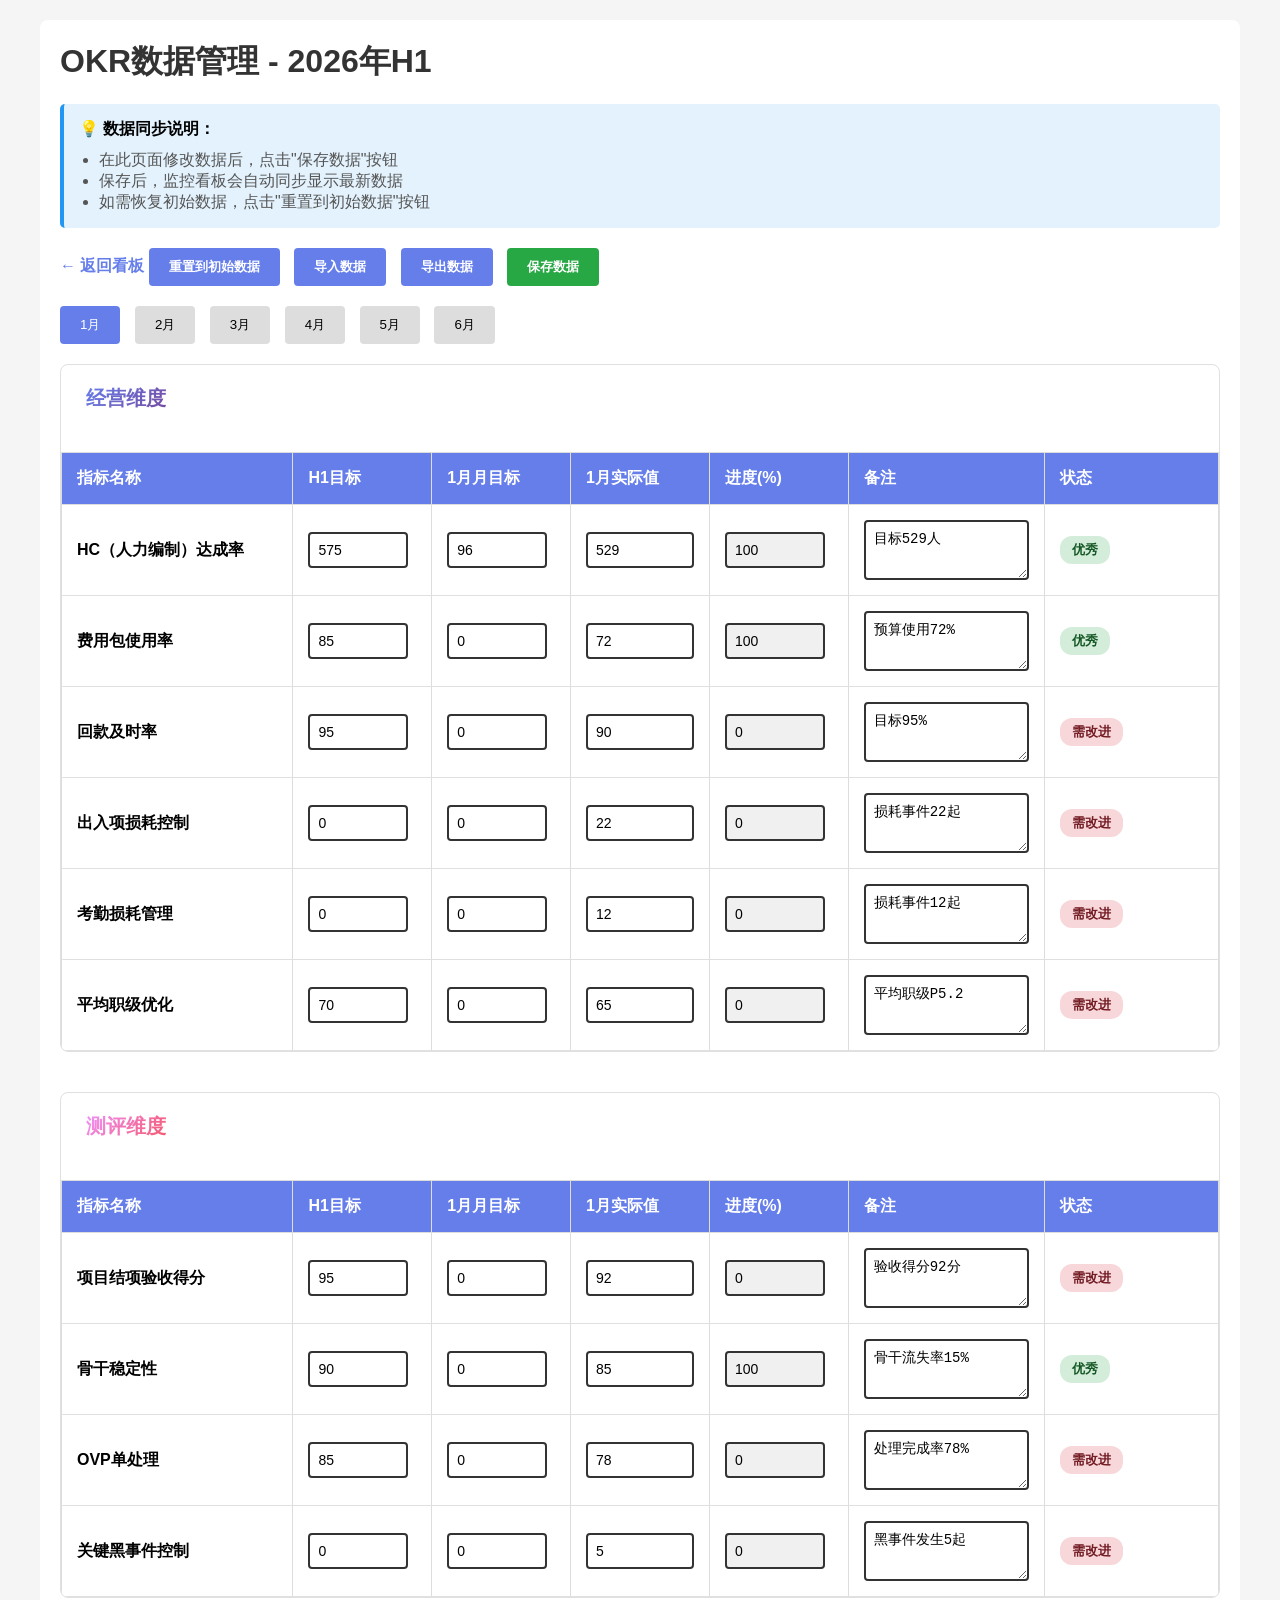
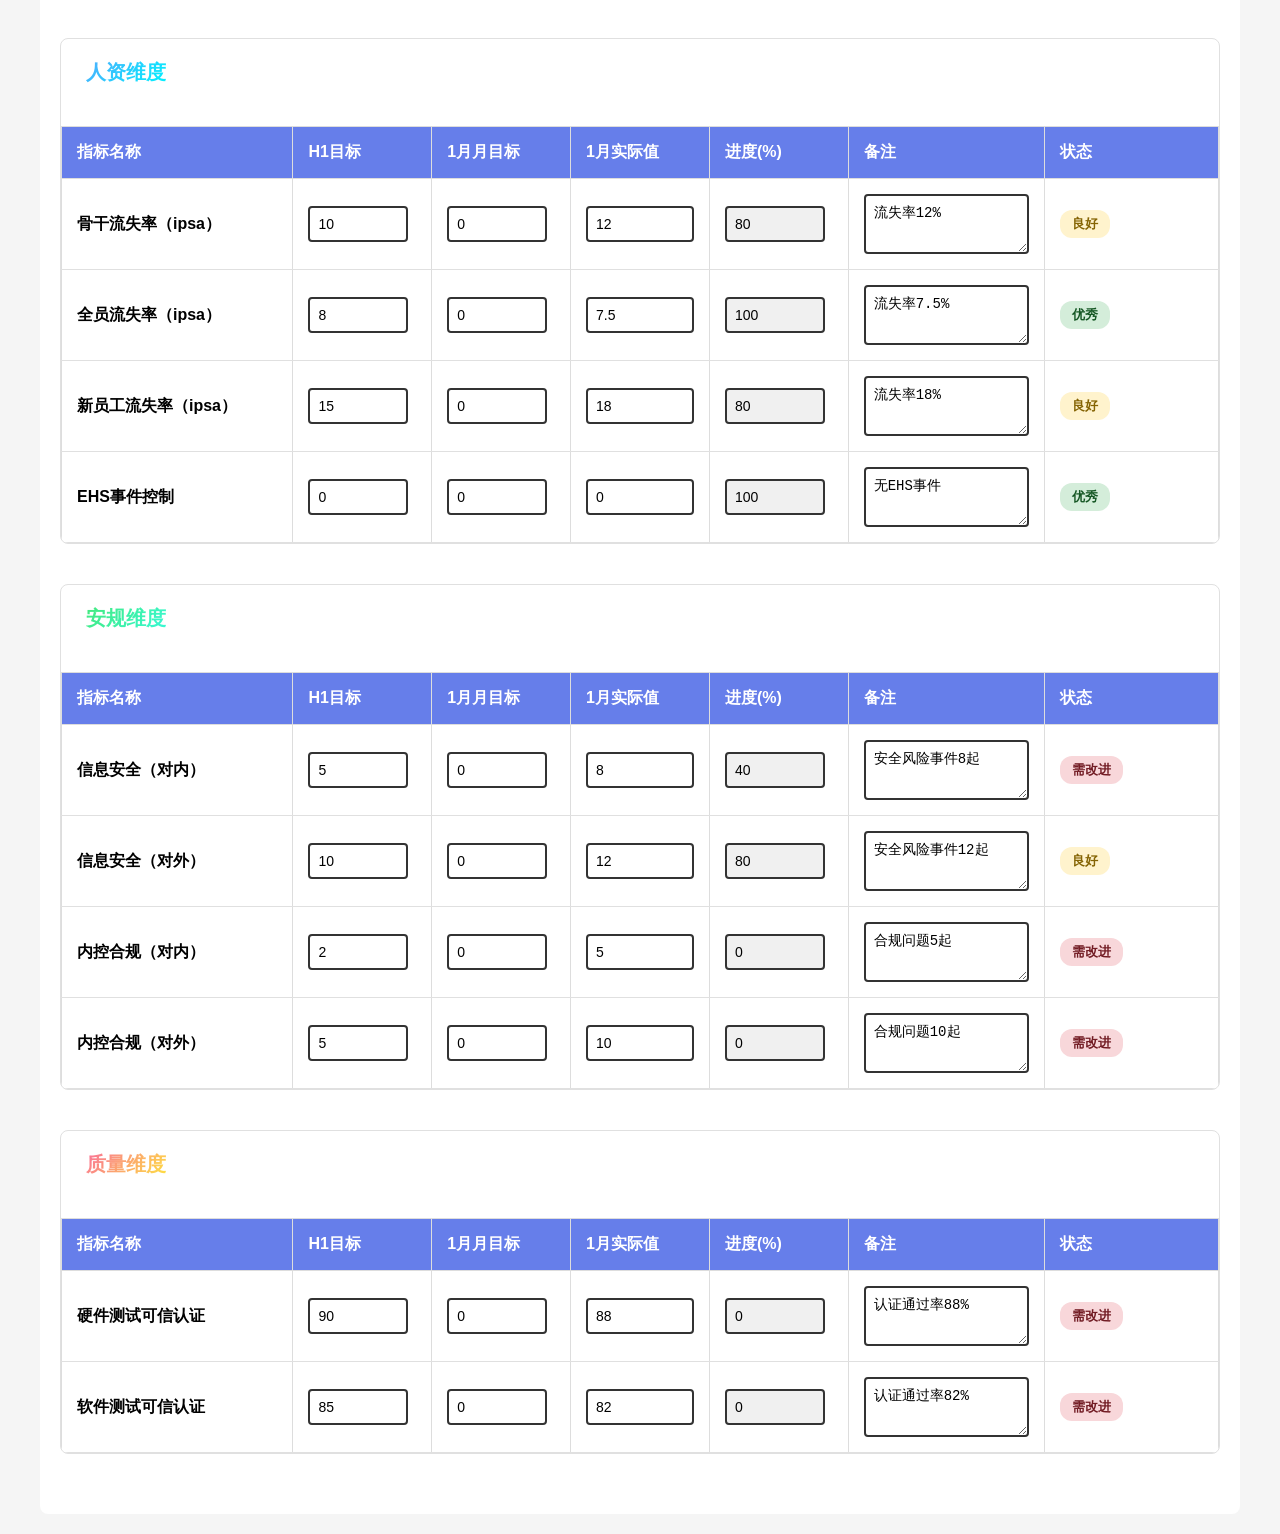
<file: admin.html>
<!DOCTYPE html>
<html lang="zh-CN">
<head>
    <meta charset="UTF-8">
    <meta name="viewport" content="width=device-width, initial-scale=1.0">
    <title>OKR数据管理</title>
    <style>
        body {
            font-family: Arial, sans-serif;
            background: #f5f5f5;
            padding: 20px;
            margin: 0;
        }
        .container {
            max-width: 1200px;
            margin: 0 auto;
            background: white;
            padding: 20px;
            border-radius: 8px;
        }
        h1 {
            color: #333;
            margin-bottom: 20px;
        }
        .month-buttons {
            margin-bottom: 20px;
        }
        .month-btn {
            padding: 10px 20px;
            margin-right: 10px;
            background: #ddd;
            border: none;
            border-radius: 4px;
            cursor: pointer;
        }
        .month-btn.active {
            background: #667eea;
            color: white;
        }
        table {
            width: 100%;
            border-collapse: collapse;
            margin-top: 20px;
        }
        th, td {
            border: 1px solid #ddd;
            padding: 12px;
            text-align: left;
        }
        th {
            background: #f8f9fa;
            font-weight: bold;
        }
        input[type="number"] {
            width: 100px;
            padding: 8px;
            border: 2px solid #333;
            border-radius: 4px;
            font-size: 14px;
        }
        textarea {
            width: 200px;
            padding: 8px;
            border: 2px solid #333;
            border-radius: 4px;
            font-size: 14px;
            min-height: 60px;
        }
        .dimension-title {
            font-size: 18px;
            font-weight: bold;
            color: #667eea;
            margin: 30px 0 15px 0;
            padding: 10px;
            background: #f0f4ff;
            border-radius: 4px;
        }
        .action-buttons {
            margin: 20px 0;
        }
        .btn {
            padding: 10px 20px;
            margin-right: 10px;
            border: none;
            border-radius: 4px;
            cursor: pointer;
            font-weight: bold;
        }
        .btn-primary {
            background: #667eea;
            color: white;
        }
        .btn-success {
            background: #28a745;
            color: white;
        }
    </style>
</head>
<body>
    <div class="container">
        <h1>OKR数据管理 - 2026年H1</h1>

        <div style="background: #e3f2fd; padding: 15px; border-radius: 5px; margin-bottom: 20px; border-left: 4px solid #2196F3;">
            <strong>💡 数据同步说明：</strong>
            <ul style="margin: 10px 0 0 20px; color: #555;">
                <li>在此页面修改数据后，点击"保存数据"按钮</li>
                <li>保存后，监控看板会自动同步显示最新数据</li>
                <li>如需恢复初始数据，点击"重置到初始数据"按钮</li>
            </ul>
        </div>

        <div class="action-buttons">
            <a href="index.html" style="color: #667eea; text-decoration: none; font-weight: bold;">← 返回看板</a>
            <button class="btn btn-primary" onclick="resetData()">重置到初始数据</button>
            <button class="btn btn-primary" onclick="importData()">导入数据</button>
            <button class="btn btn-primary" onclick="exportData()">导出数据</button>
            <button class="btn btn-success" onclick="saveData()">保存数据</button>
        </div>

        <div class="month-buttons">
            <button class="month-btn active" onclick="selectMonth('1月')">1月</button>
            <button class="month-btn" onclick="selectMonth('2月')">2月</button>
            <button class="month-btn" onclick="selectMonth('3月')">3月</button>
            <button class="month-btn" onclick="selectMonth('4月')">4月</button>
            <button class="month-btn" onclick="selectMonth('5月')">5月</button>
            <button class="month-btn" onclick="selectMonth('6月')">6月</button>
        </div>

        <div id="dimensions-container"></div>

        <!-- 保存成功通知 -->
        <div id="saveNotification" style="display: none; position: fixed; top: 20px; right: 20px; background: #28a745; color: white; padding: 15px 25px; border-radius: 5px; box-shadow: 0 2px 10px rgba(0,0,0,0.2); z-index: 1000;">
            ✓ 数据保存成功！
        </div>
    </div>

    <script src="data.js"></script>
    <script src="admin.js"></script>
    <link rel="stylesheet" href="styles.css">
</body>
</html>
</file>
<file: styles.css>
* {
    margin: 0;
    padding: 0;
    box-sizing: border-box;
}

body {
    font-family: 'Segoe UI', Tahoma, Geneva, Verdana, sans-serif;
    background: linear-gradient(135deg, #667eea 0%, #764ba2 100%);
    min-height: 100vh;
    padding: 20px;
}

.container {
    max-width: 1400px;
    margin: 0 auto;
}

.header {
    background: rgba(255, 255, 255, 0.95);
    border-radius: 15px;
    padding: 25px 30px;
    margin-bottom: 25px;
    box-shadow: 0 8px 32px rgba(0, 0, 0, 0.1);
    display: flex;
    justify-content: space-between;
    align-items: center;
}

.header h1 {
    color: #2c3e50;
    font-size: 28px;
    font-weight: 700;
}

.header-info {
    display: flex;
    align-items: center;
    gap: 20px;
}

.btn-link {
    background: linear-gradient(135deg, #667eea, #764ba2);
    color: white;
    padding: 8px 16px;
    border-radius: 6px;
    text-decoration: none;
    font-size: 14px;
    font-weight: 600;
    transition: all 0.3s ease;
}

.btn-link:hover {
    transform: translateY(-2px);
    box-shadow: 0 4px 15px rgba(102, 126, 234, 0.3);
}

.update-time {
    color: #7f8c8d;
    font-size: 14px;
}

.overview-section {
    display: grid;
    grid-template-columns: repeat(auto-fit, minmax(240px, 1fr));
    gap: 20px;
    margin-bottom: 30px;
}

.overview-card {
    background: rgba(255, 255, 255, 0.95);
    border-radius: 12px;
    padding: 20px;
    box-shadow: 0 4px 15px rgba(0, 0, 0, 0.1);
    transition: transform 0.3s ease, box-shadow 0.3s ease;
    display: flex;
    align-items: center;
    gap: 15px;
}

.overview-card:hover {
    transform: translateY(-5px);
    box-shadow: 0 8px 25px rgba(0, 0, 0, 0.15);
}

.card-icon {
    font-size: 48px;
    min-width: 60px;
    text-align: center;
}

.card-content {
    flex: 1;
}

.card-content h3 {
    color: #34495e;
    font-size: 16px;
    margin-bottom: 10px;
}

.progress-bar {
    background: #ecf0f1;
    border-radius: 10px;
    height: 8px;
    overflow: hidden;
    margin-bottom: 8px;
}

.progress-fill {
    height: 100%;
    border-radius: 10px;
    transition: width 0.8s ease;
}

.percentage {
    color: #34495e;
    font-size: 14px;
    font-weight: 600;
}

.dimensions-section {
    display: grid;
    grid-template-columns: repeat(auto-fit, minmax(400px, 1fr));
    gap: 25px;
}

.dimension-card {
    background: rgba(255, 255, 255, 0.95);
    border-radius: 15px;
    box-shadow: 0 4px 20px rgba(0, 0, 0, 0.1);
    overflow: hidden;
    transition: transform 0.3s ease;
}

.dimension-card:hover {
    transform: translateY(-3px);
}

.dimension-header {
    padding: 20px 25px;
    display: flex;
    justify-content: space-between;
    align-items: center;
}

.dimension-header h2 {
    color: white;
    font-size: 20px;
    font-weight: 600;
}

.overall-progress {
    background: rgba(255, 255, 255, 0.9);
    color: #2c3e50;
    padding: 5px 15px;
    border-radius: 20px;
    font-weight: 600;
    font-size: 14px;
}

.okr-list {
    padding: 20px 25px;
}

.okr-item {
    background: #f8f9fa;
    border-radius: 10px;
    padding: 18px;
    margin-bottom: 15px;
    border-left: 4px solid #3498db;
    transition: all 0.3s ease;
}

.okr-item:hover {
    background: #e8f4f8;
    transform: translateX(5px);
}

.okr-item:last-child {
    margin-bottom: 0;
}

.okr-objective {
    color: #2c3e50;
    font-size: 15px;
    font-weight: 600;
    margin-bottom: 10px;
    line-height: 1.4;
}

.key-results {
    margin-top: 12px;
}

.key-result {
    display: flex;
    justify-content: space-between;
    align-items: center;
    padding: 8px 0;
    border-bottom: 1px solid #e0e0e0;
}

.key-result:last-child {
    border-bottom: none;
}

.key-result-text {
    color: #555;
    font-size: 14px;
    flex: 1;
    margin-right: 15px;
}

.key-result-progress {
    display: flex;
    align-items: center;
    gap: 10px;
    min-width: 120px;
}

.kr-progress-bar {
    background: #e0e0e0;
    border-radius: 5px;
    height: 6px;
    width: 60px;
    overflow: hidden;
}

.kr-progress-fill {
    height: 100%;
    border-radius: 5px;
    transition: width 0.8s ease;
}

.kr-percentage {
    color: #3498db;
    font-size: 13px;
    font-weight: 600;
    min-width: 35px;
    text-align: right;
}

/* 维度颜色主题 */
.business .progress-fill,
.business .dimension-header {
    background: linear-gradient(135deg, #667eea, #764ba2);
}

.business .okr-item {
    border-left-color: #667eea;
}

.evaluation .progress-fill,
.evaluation .dimension-header {
    background: linear-gradient(135deg, #f093fb, #f5576c);
}

.evaluation .okr-item {
    border-left-color: #f5576c;
}

.evaluation .kr-percentage {
    color: #f5576c;
}

.hr .progress-fill,
.hr .dimension-header {
    background: linear-gradient(135deg, #4facfe, #00f2fe);
}

.hr .okr-item {
    border-left-color: #4facfe;
}

.hr .kr-percentage {
    color: #4facfe;
}

.safety .progress-fill,
.safety .dimension-header {
    background: linear-gradient(135deg, #43e97b, #38f9d7);
}

.safety .okr-item {
    border-left-color: #43e97b;
}

.safety .kr-percentage {
    color: #43e97b;
}

.quality .progress-fill,
.quality .dimension-header {
    background: linear-gradient(135deg, #fa709a, #fee140);
}

.quality .okr-item {
    border-left-color: #fa709a;
}

.quality .kr-percentage {
    color: #fa709a;
}

/* 响应式设计 */
@media (max-width: 768px) {
    .header {
        flex-direction: column;
        text-align: center;
        gap: 15px;
    }

    .overview-section {
        grid-template-columns: 1fr;
    }

    .dimensions-section {
        grid-template-columns: 1fr;
    }

    .dimension-header {
        flex-direction: column;
        gap: 10px;
        text-align: center;
    }
}

/* 管理页面样式 */
body {
    font-family: Arial, sans-serif;
    background: #f5f5f5;
    padding: 20px;
    margin: 0;
}

.container {
    max-width: 1200px;
    margin: 0 auto;
    background: white;
    padding: 20px;
    border-radius: 8px;
}

h1 {
    color: #333;
    margin-bottom: 20px;
}

.month-buttons {
    margin-bottom: 20px;
}

.month-btn {
    padding: 10px 20px;
    margin-right: 10px;
    background: #ddd;
    border: none;
    border-radius: 4px;
    cursor: pointer;
}

.month-btn.active {
    background: #667eea;
    color: white;
}

table {
    width: 100%;
    border-collapse: collapse;
    margin-top: 20px;
}

th, td {
    border: 1px solid #ddd;
    padding: 12px;
    text-align: left;
}

th {
    background: #f8f9fa;
    font-weight: bold;
}

input[type="number"] {
    width: 100px;
    padding: 8px;
    border: 2px solid #333;
    border-radius: 4px;
    font-size: 14px;
}

textarea {
    width: 200px;
    padding: 8px;
    border: 2px solid #333;
    border-radius: 4px;
    font-size: 14px;
    min-height: 60px;
}

.dimension-title {
    font-size: 18px;
    font-weight: bold;
    color: #667eea;
    margin: 30px 0 15px 0;
    padding: 10px;
    background: #f0f4ff;
    border-radius: 4px;
}

.action-buttons {
    margin: 20px 0;
}

.btn {
    padding: 10px 20px;
    margin-right: 10px;
    border: none;
    border-radius: 4px;
    cursor: pointer;
    font-weight: bold;
}

.btn-primary {
    background: #667eea;
    color: white;
}

.btn-success {
    background: #28a745;
    color: white;
}

.dimension-section {
    margin-bottom: 40px;
    border: 1px solid #e0e0e0;
    border-radius: 8px;
    overflow: hidden;
}

.indicator-table {
    width: 100%;
    border-collapse: collapse;
}

.indicator-table th {
    background: #667eea;
    color: white;
    padding: 15px;
    text-align: left;
}

.indicator-table td {
    padding: 15px;
    border-bottom: 1px solid #e0e0e0;
}

.input-group {
    display: flex;
    align-items: center;
}

.input-group input,
.input-group textarea {
    width: 100%;
}

.progress-badge {
    display: inline-block;
    padding: 5px 12px;
    border-radius: 12px;
    font-size: 13px;
    font-weight: 600;
}

.progress-high {
    background: #d4edda;
    color: #155724;
}

.progress-medium {
    background: #fff3cd;
    color: #856404;
}

.progress-low {
    background: #f8d7da;
    color: #721c24;
}
</file>
